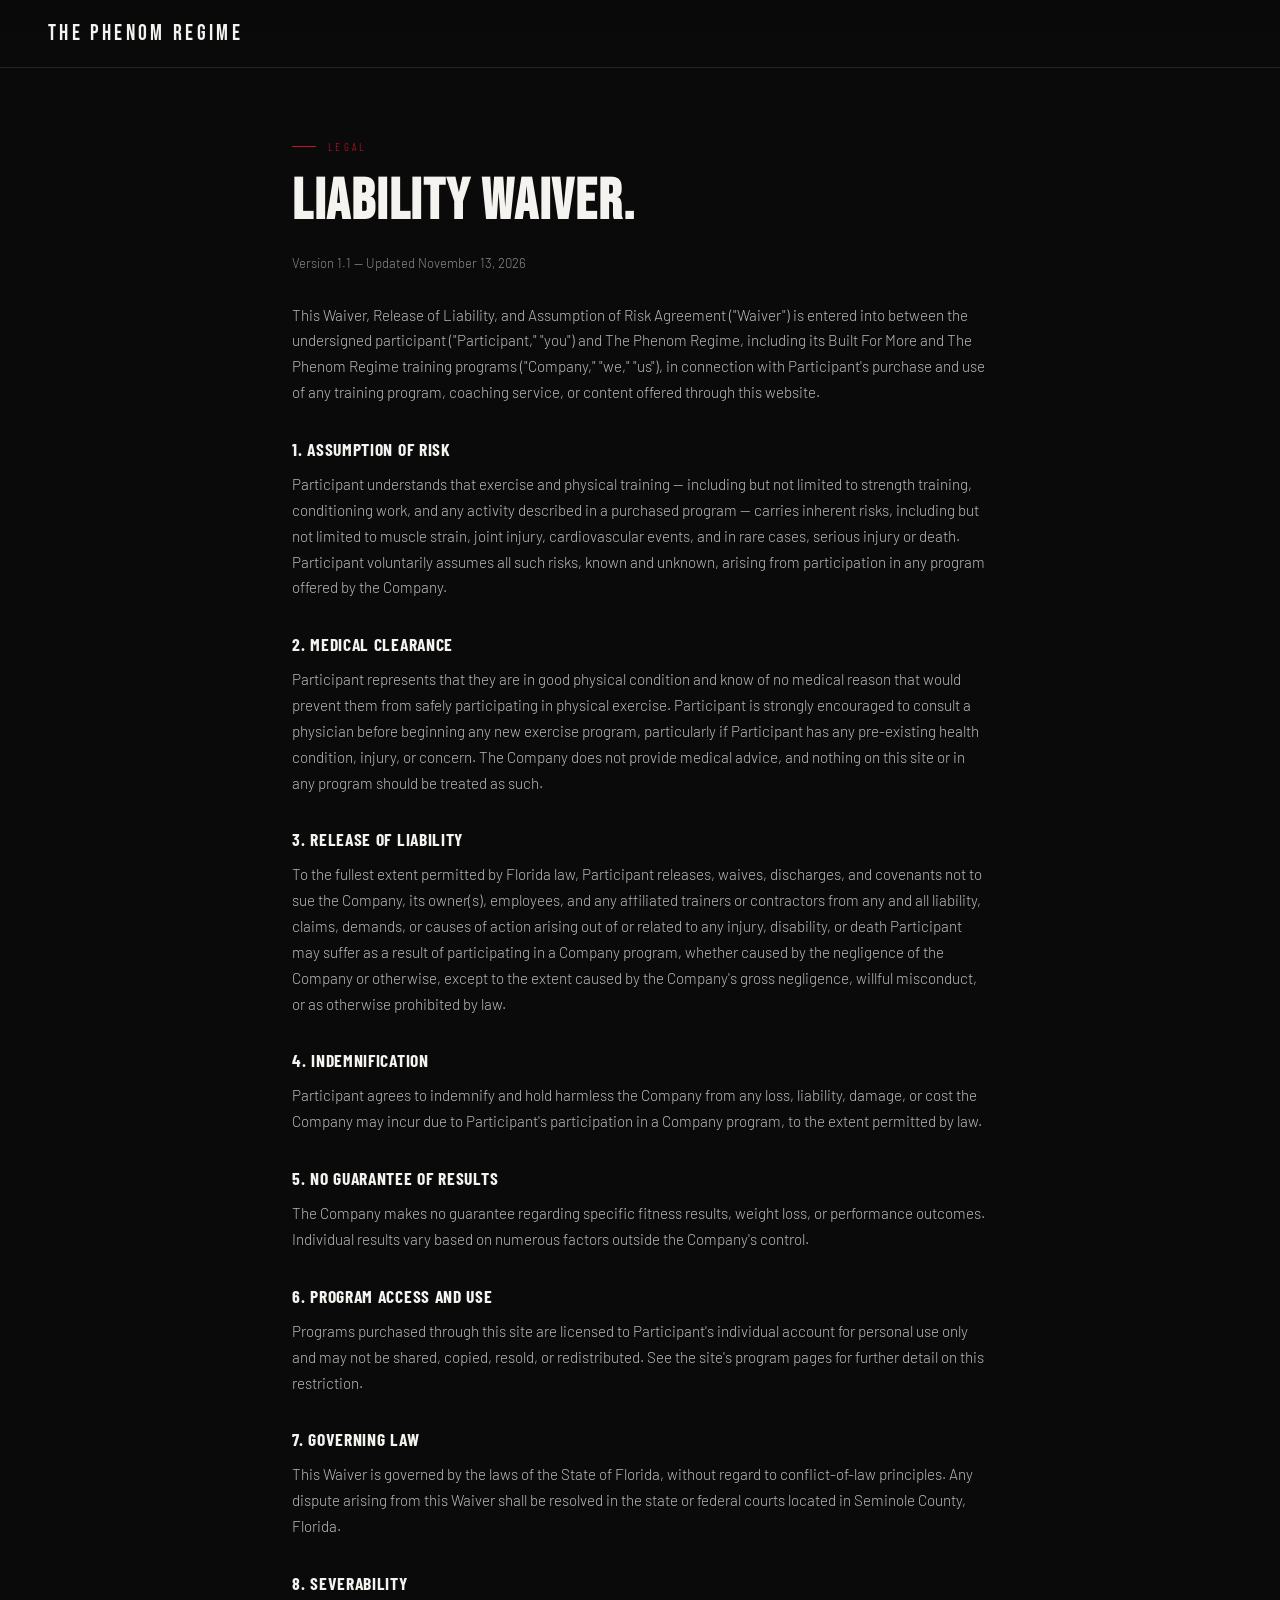
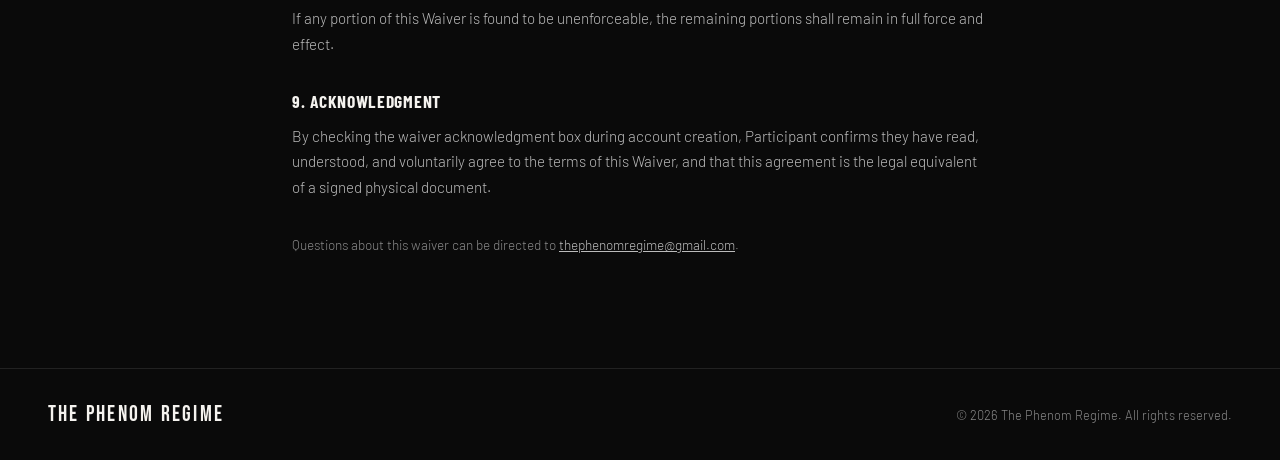
<file: waiver.html>
<!DOCTYPE html>
<html lang="en">
<head>
<meta charset="UTF-8">
<meta name="viewport" content="width=device-width, initial-scale=1.0">
<link rel="icon" type="image/png" href="favicon.png">
<link rel="apple-touch-icon" href="apple-touch-icon.png">
<title>Liability Waiver — The Phenom Regime</title>
<link rel="preconnect" href="https://fonts.googleapis.com">
<link rel="preconnect" href="https://fonts.gstatic.com" crossorigin>
<link href="https://fonts.googleapis.com/css2?family=Bebas+Neue&family=Barlow+Condensed:wght@400;600;700&family=Barlow:wght@300;400;500&display=swap" rel="stylesheet">
<link rel="stylesheet" href="site.css">
<style>
  main { max-width: 760px; }
  .waiver-body h2 {
    font-family: 'Barlow Condensed', sans-serif;
    font-size: 1.1rem;
    font-weight: 700;
    letter-spacing: 0.04em;
    text-transform: uppercase;
    color: var(--white);
    margin-top: 32px;
    margin-bottom: 12px;
  }
  .waiver-body p, .waiver-body li {
    font-size: 0.95rem;
    line-height: 1.7;
    color: var(--light-grey);
    margin-bottom: 12px;
  }
  .waiver-body ul { padding-left: 20px; }
  .waiver-meta {
    font-size: 0.82rem;
    color: var(--grey);
    margin-top: 8px;
    margin-bottom: 32px;
  }
  .legal-notice {
    background: var(--card);
    border: 1px solid var(--red);
    padding: 20px 24px;
    margin: 32px 0;
    font-size: 0.85rem;
    line-height: 1.6;
    color: var(--light-grey);
  }
  .legal-notice strong { color: var(--white); }
</style>
</head>
<body>

<nav>
  <a href="index.html" class="nav-logo">The Phenom Regime</a>
</nav>

<main>
  <div class="section-label">Legal</div>
  <h1 class="section-title">Liability Waiver.</h1>
  <p class="waiver-meta">Version 1.1 — Updated November 13, 2026</p>


  <div class="waiver-body">
    <p>This Waiver, Release of Liability, and Assumption of Risk Agreement ("Waiver") is entered into between the undersigned participant ("Participant," "you") and The Phenom Regime, including its Built For More and The Phenom Regime training programs ("Company," "we," "us"), in connection with Participant's purchase and use of any training program, coaching service, or content offered through this website.</p>

    <h2>1. Assumption of Risk</h2>
    <p>Participant understands that exercise and physical training — including but not limited to strength training, conditioning work, and any activity described in a purchased program — carries inherent risks, including but not limited to muscle strain, joint injury, cardiovascular events, and in rare cases, serious injury or death. Participant voluntarily assumes all such risks, known and unknown, arising from participation in any program offered by the Company.</p>

    <h2>2. Medical Clearance</h2>
    <p>Participant represents that they are in good physical condition and know of no medical reason that would prevent them from safely participating in physical exercise. Participant is strongly encouraged to consult a physician before beginning any new exercise program, particularly if Participant has any pre-existing health condition, injury, or concern. The Company does not provide medical advice, and nothing on this site or in any program should be treated as such.</p>

    <h2>3. Release of Liability</h2>
    <p>To the fullest extent permitted by Florida law, Participant releases, waives, discharges, and covenants not to sue the Company, its owner(s), employees, and any affiliated trainers or contractors from any and all liability, claims, demands, or causes of action arising out of or related to any injury, disability, or death Participant may suffer as a result of participating in a Company program, whether caused by the negligence of the Company or otherwise, except to the extent caused by the Company's gross negligence, willful misconduct, or as otherwise prohibited by law.</p>

    <h2>4. Indemnification</h2>
    <p>Participant agrees to indemnify and hold harmless the Company from any loss, liability, damage, or cost the Company may incur due to Participant's participation in a Company program, to the extent permitted by law.</p>

    <h2>5. No Guarantee of Results</h2>
    <p>The Company makes no guarantee regarding specific fitness results, weight loss, or performance outcomes. Individual results vary based on numerous factors outside the Company's control.</p>

    <h2>6. Program Access and Use</h2>
    <p>Programs purchased through this site are licensed to Participant's individual account for personal use only and may not be shared, copied, resold, or redistributed. See the site's program pages for further detail on this restriction.</p>

    <h2>7. Governing Law</h2>
    <p>This Waiver is governed by the laws of the State of Florida, without regard to conflict-of-law principles. Any dispute arising from this Waiver shall be resolved in the state or federal courts located in Seminole County, Florida.</p>

    <h2>8. Severability</h2>
    <p>If any portion of this Waiver is found to be unenforceable, the remaining portions shall remain in full force and effect.</p>

    <h2>9. Acknowledgment</h2>
    <p>By checking the waiver acknowledgment box during account creation, Participant confirms they have read, understood, and voluntarily agree to the terms of this Waiver, and that this agreement is the legal equivalent of a signed physical document.</p>

    <p style="margin-top: 32px; color: var(--grey); font-size: 0.85rem;">Questions about this waiver can be directed to <a href="mailto:thephenomregime@gmail.com" style="color: var(--light-grey);">thephenomregime@gmail.com</a>.</p>
  </div>
</main>

<footer>
  <div class="footer-logo">The Phenom Regime</div>
  <p>&copy; 2026 The Phenom Regime. All rights reserved.</p>
</footer>

</body>
</html>
</file>
<file: site.css>
*, *::before, *::after { box-sizing: border-box; margin: 0; padding: 0; }

:root {
  --black: #0a0a0a;
  --dark: #111111;
  --card: #161616;
  --border: #222;
  --red: #c8102e;
  --red-dim: #8b0b1f;
  --white: #f5f3ef;
  --grey: #888;
  --light-grey: #bbb;
}

html { scroll-behavior: smooth; }

body {
  background: var(--black);
  color: var(--white);
  font-family: 'Barlow', sans-serif;
  font-weight: 300;
  min-height: 100vh;
}

/* NAV */
nav {
  position: fixed; top: 0; left: 0; right: 0; z-index: 100;
  display: flex; justify-content: space-between; align-items: center;
  padding: 20px 48px;
  background: linear-gradient(to bottom, rgba(10,10,10,0.95), rgba(10,10,10,0.85));
  border-bottom: 1px solid var(--border);
}
.nav-logo {
  font-family: 'Bebas Neue', sans-serif;
  font-size: 1.4rem;
  letter-spacing: 0.15em;
  color: var(--white);
  text-decoration: none;
}
.nav-links { display: flex; align-items: center; gap: 32px; list-style: none; }
.nav-links a {
  font-family: 'Barlow Condensed', sans-serif;
  font-size: 0.8rem;
  font-weight: 600;
  letter-spacing: 0.15em;
  text-transform: uppercase;
  color: var(--light-grey);
  text-decoration: none;
  transition: color 0.2s;
}
.nav-links a:hover { color: var(--white); }
.nav-links a.nav-cta {
  background: var(--red);
  color: var(--white);
  padding: 10px 20px;
}
.nav-links a.client-tab {
  padding-bottom: 4px;
  border-bottom: 2px solid transparent;
}
.nav-links a.client-tab.active {
  color: var(--white);
  border-bottom-color: var(--red);
}

/* MAIN WRAPPER */
main {
  max-width: 900px;
  margin: 0 auto;
  padding: 140px 32px 100px;
}

.section-label {
  font-family: 'Barlow Condensed', sans-serif;
  font-size: 0.7rem;
  letter-spacing: 0.3em;
  text-transform: uppercase;
  color: var(--red);
  margin-bottom: 20px;
  display: flex; align-items: center; gap: 12px;
}
.section-label::before {
  content: '';
  display: block; width: 24px; height: 1px;
  background: var(--red);
}
.section-title {
  font-family: 'Bebas Neue', sans-serif;
  font-size: clamp(2.4rem, 5vw, 3.6rem);
  letter-spacing: 0.03em;
  line-height: 1;
  color: var(--white);
  margin-bottom: 24px;
}

/* BUTTONS */
.btn-primary {
  font-family: 'Bebas Neue', sans-serif;
  font-size: 1.05rem;
  letter-spacing: 0.15em;
  text-transform: uppercase;
  background: var(--red);
  color: var(--white);
  border: none;
  padding: 16px 32px;
  cursor: pointer;
  text-decoration: none;
  display: inline-block;
  text-align: center;
  transition: background 0.2s, transform 0.1s;
}
.btn-primary:hover { background: #e01535; transform: translateY(-1px); }
.btn-primary:disabled { opacity: 0.5; cursor: not-allowed; transform: none; }
.btn-ghost {
  font-family: 'Barlow Condensed', sans-serif;
  font-size: 0.85rem;
  font-weight: 600;
  letter-spacing: 0.15em;
  text-transform: uppercase;
  color: var(--light-grey);
  background: none;
  border: 1px solid var(--border);
  padding: 14px 28px;
  cursor: pointer;
  text-decoration: none;
  display: inline-block;
  transition: color 0.2s, border-color 0.2s;
}
.btn-ghost:hover { color: var(--white); border-color: var(--grey); }

/* CARD */
.card {
  background: var(--card);
  border: 1px solid var(--border);
  padding: 32px;
}

/* FORM */
.form-field { display: flex; flex-direction: column; gap: 8px; margin-bottom: 16px; }
.form-field label {
  font-family: 'Barlow Condensed', sans-serif;
  font-size: 0.7rem;
  font-weight: 600;
  letter-spacing: 0.2em;
  text-transform: uppercase;
  color: var(--grey);
}
.form-field input,
.form-field select,
.form-field textarea {
  background: var(--black);
  border: 1px solid var(--border);
  color: var(--white);
  padding: 12px 16px;
  font-family: 'Barlow', sans-serif;
  font-size: 0.95rem;
  font-weight: 300;
  outline: none;
  transition: border-color 0.2s;
  -webkit-appearance: none;
  width: 100%;
}
.form-field input:focus,
.form-field select:focus,
.form-field textarea:focus { border-color: var(--red); }
.form-field textarea { min-height: 90px; resize: vertical; }

.form-error {
  color: #ff6b6b;
  font-size: 0.85rem;
  margin-top: 8px;
  min-height: 1.2em;
}
.form-success {
  color: #6bcf7f;
  font-size: 0.85rem;
  margin-top: 8px;
  min-height: 1.2em;
}

.tab-switch {
  display: flex;
  gap: 0;
  margin-bottom: 32px;
  border: 1px solid var(--border);
}
.tab-switch button {
  flex: 1;
  background: var(--black);
  border: none;
  color: var(--grey);
  font-family: 'Barlow Condensed', sans-serif;
  font-size: 0.85rem;
  font-weight: 700;
  letter-spacing: 0.1em;
  text-transform: uppercase;
  padding: 14px;
  cursor: pointer;
  transition: background 0.2s, color 0.2s;
}
.tab-switch button.active { background: var(--red); color: var(--white); }

/* LOADING / EMPTY STATES */
.state-message {
  text-align: center;
  padding: 60px 20px;
  color: var(--grey);
}
.state-message p { margin-top: 12px; }

/* FOOTER */
footer {
  background: var(--black);
  border-top: 1px solid var(--border);
  padding: 32px 48px;
  display: flex;
  justify-content: space-between;
  align-items: center;
}
footer p { font-size: 0.8rem; color: var(--grey); }
.footer-logo {
  font-family: 'Bebas Neue', sans-serif;
  font-size: 1.4rem;
  letter-spacing: 0.1em;
  color: var(--white);
}

@media (max-width: 700px) {
  nav { padding: 16px 24px; }
  .nav-links { gap: 16px; }
  .nav-links a:not(.nav-cta) { display: none; }
  main { padding: 120px 20px 60px; }
  footer { flex-direction: column; gap: 12px; text-align: center; padding: 24px; }
}
</file>
